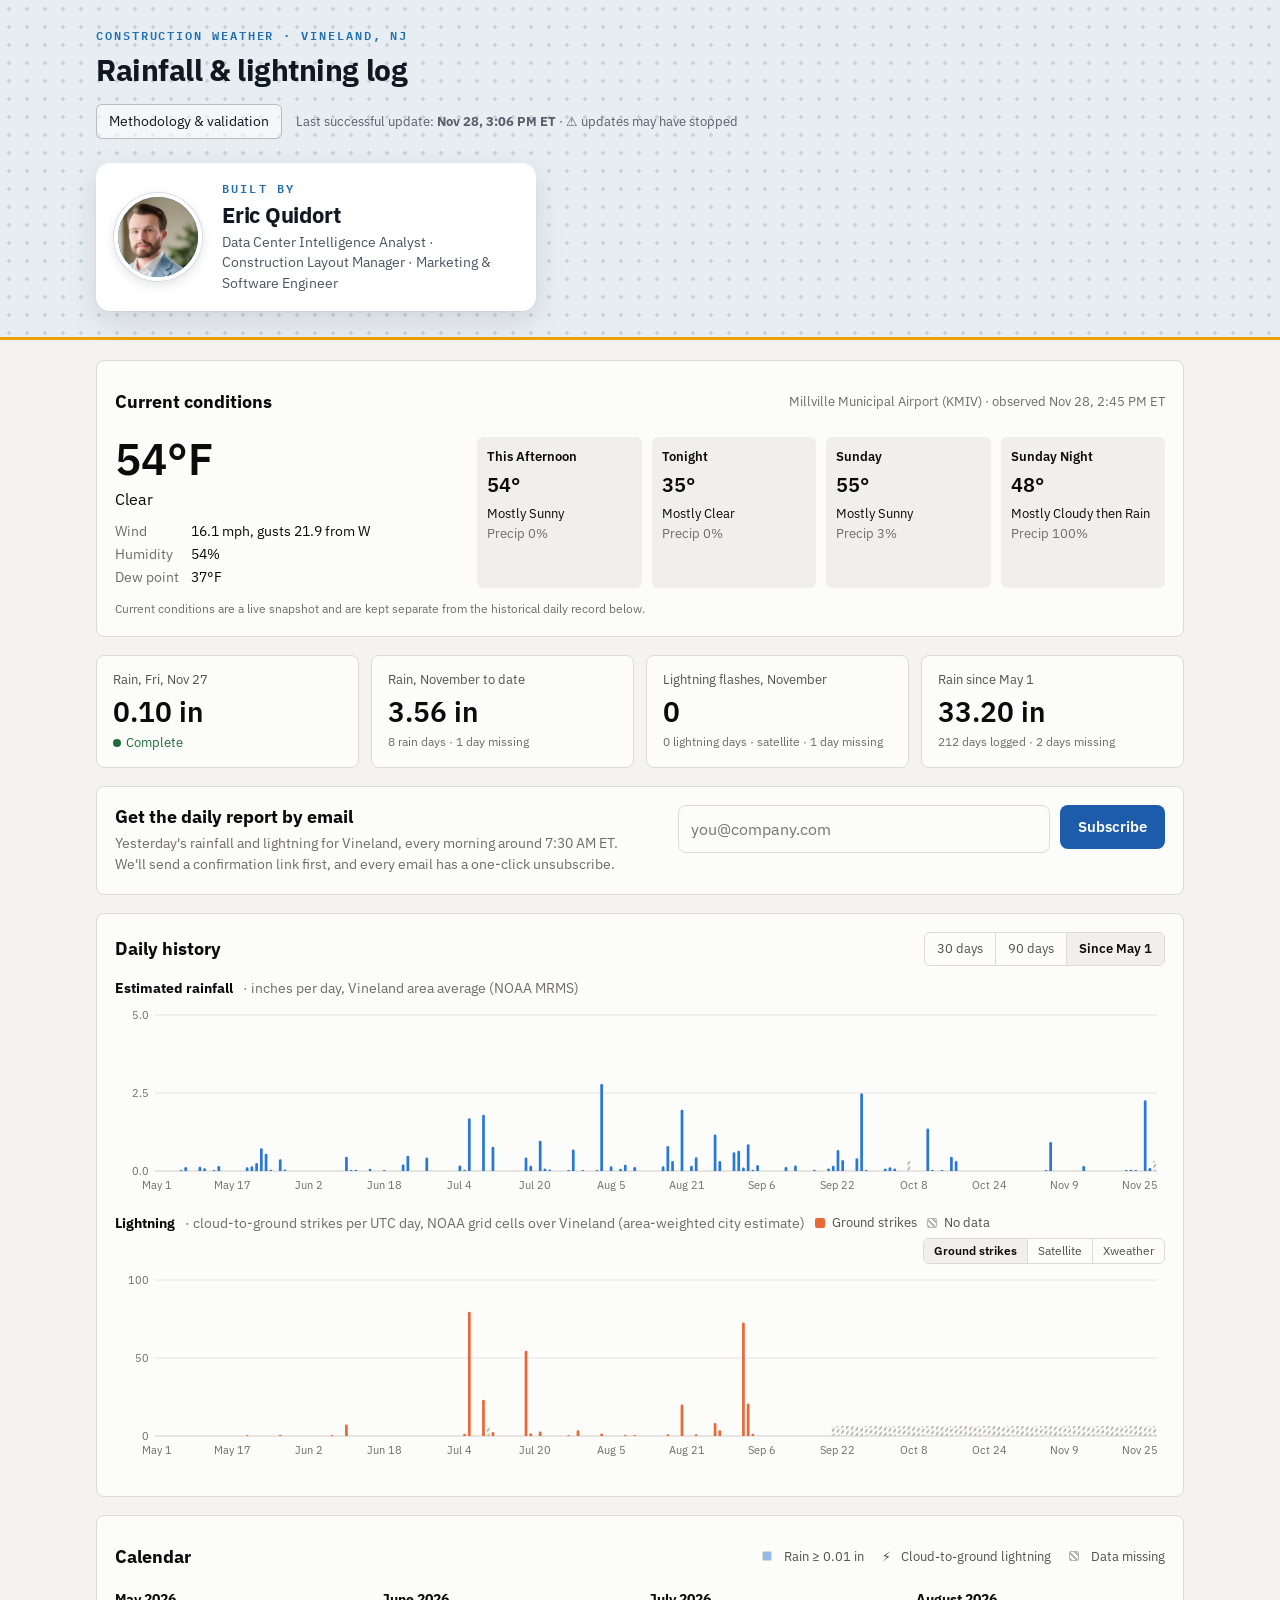
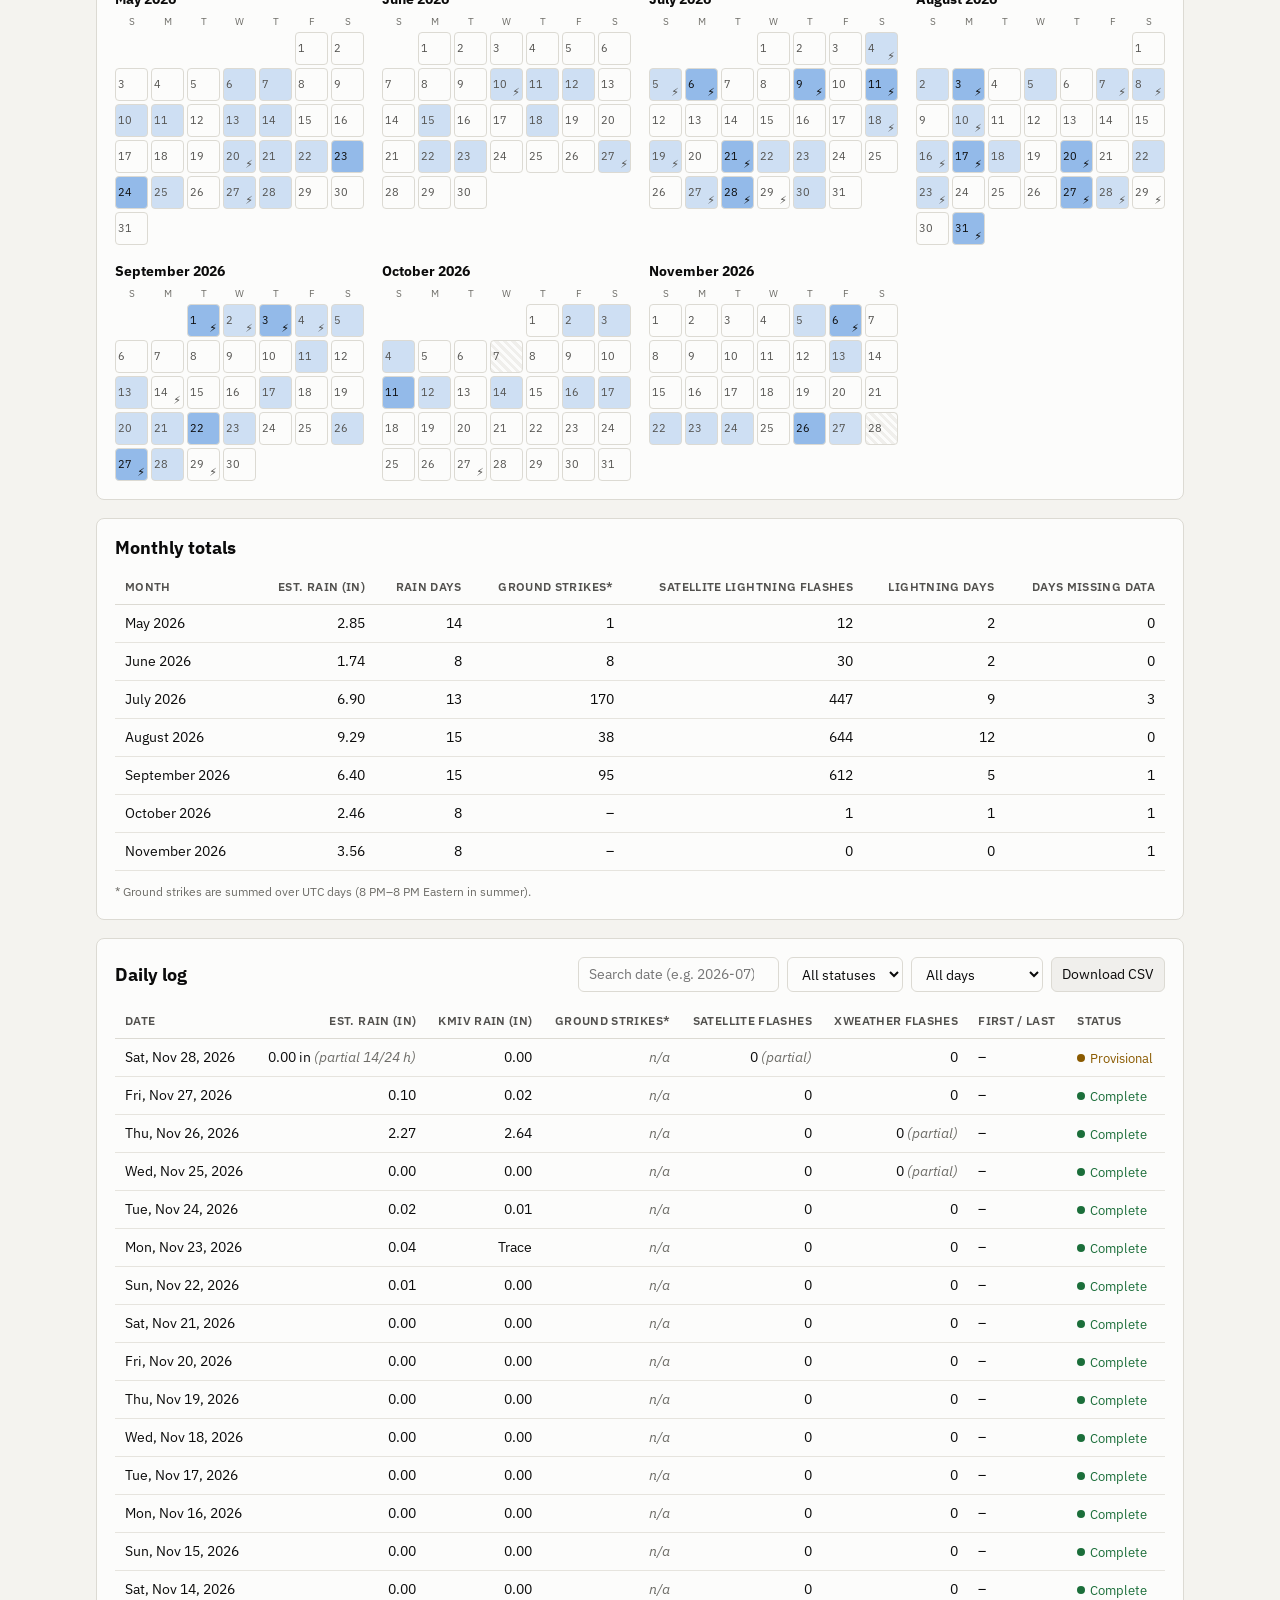
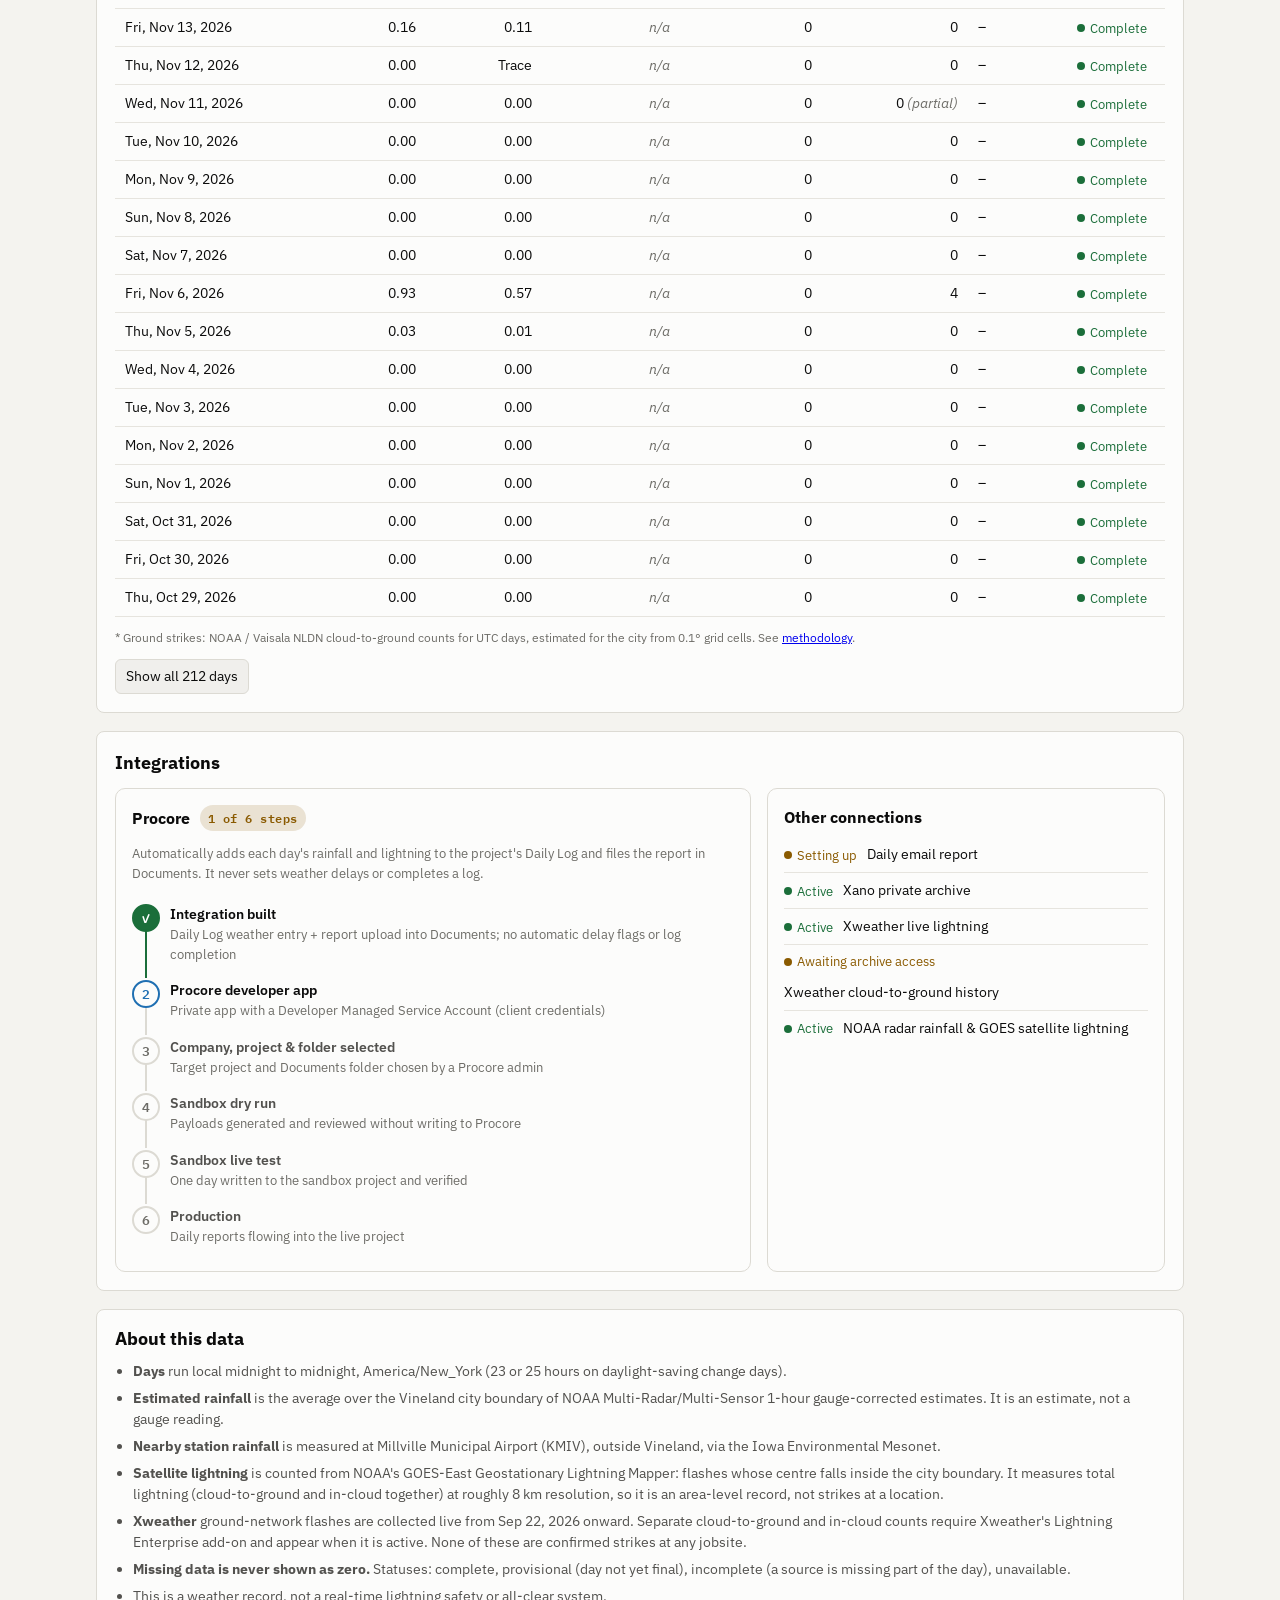
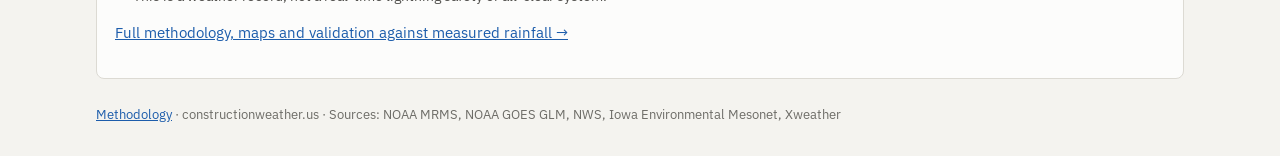
<file: site/index.html>
<!doctype html>
<html lang="en">
<head>
<meta charset="utf-8">
<meta name="viewport" content="width=device-width, initial-scale=1">
<title>Vineland Weather Log</title>
<meta name="description" content="Daily rainfall and detected lightning records for Vineland, New Jersey, since May 1, 2026.">
<link rel="icon" href="data:image/svg+xml,%3Csvg xmlns=%27http://www.w3.org/2000/svg%27 viewBox=%270 0 16 16%27%3E%3Cpath d=%27M9 1 3 9h4l-1 6 6-8H8z%27 fill=%27%23eda100%27/%3E%3C/svg%3E">
<link rel="preconnect" href="https://fonts.googleapis.com">
<link rel="preconnect" href="https://fonts.gstatic.com" crossorigin>
<link rel="stylesheet" href="https://fonts.googleapis.com/css2?family=IBM+Plex+Mono:wght@500;600&family=IBM+Plex+Sans:wght@400;500;600;700&display=swap">
<link rel="stylesheet" href="style.css?v=20260922e">
</head>
<body>
<header class="top">
  <div class="wrap top-inner">
    <div class="top-left">
      <p class="eyebrow">Construction Weather &middot; Vineland, NJ</p>
      <h1>Rainfall &amp; lightning log</h1>
      <div class="top-meta">
        <p class="freshness" id="freshness">Loading&hellip;</p>
        <a class="toplink" href="methodology.html">Methodology &amp; validation</a>
      </div>
    </div>
    <div class="builtby">
      <button type="button" class="bb-photo" id="bb-photo" aria-label="Enlarge photo of Eric Quidort" aria-haspopup="dialog">
        <span class="bb-initials" aria-hidden="true">EQ</span>
        <img src="assets/eric-quidort.jpg" alt="" width="88" height="88" onerror="this.remove()">
      </button>
      <span class="bb-text">
        <span class="bb-eyebrow">Built by</span>
        <strong class="bb-name">Eric Quidort</strong>
        <span class="bb-role">Data Center Intelligence Analyst &middot; Construction Layout Manager &middot; Marketing &amp; Software Engineer</span>
      </span>
    </div>
  </div>
</header>

<main class="wrap">
  <div id="banner" class="banner" hidden></div>

  <section aria-labelledby="now-h" class="panel">
    <div class="panel-head">
      <h2 id="now-h">Current conditions</h2>
      <p class="muted small" id="now-source"></p>
    </div>
    <div id="alerts"></div>
    <div class="now-grid">
      <div id="now-obs" class="now-obs"></div>
      <ol id="forecast" class="forecast"></ol>
    </div>
    <p class="note">Current conditions are a live snapshot and are kept separate from the historical daily record below.</p>
  </section>

  <section aria-labelledby="sum-h">
    <h2 id="sum-h" class="visually-hidden">Summary</h2>
    <div class="tiles" id="tiles"></div>
  </section>

  <section class="panel signup" aria-labelledby="signup-h">
    <div class="signup-copy">
      <h2 id="signup-h">Get the daily report by email</h2>
      <p class="muted">Yesterday's rainfall and lightning for Vineland, every morning around 7:30&nbsp;AM ET. We'll send a confirmation link first, and every email has a one-click unsubscribe.</p>
    </div>
    <form id="signup-form" class="signup-form" novalidate>
      <label class="visually-hidden" for="signup-email">Email address</label>
      <input id="signup-email" name="email" type="email" inputmode="email" autocomplete="email" placeholder="you@company.com" required>
      <div class="hp" aria-hidden="true"><label>Website <input name="website" tabindex="-1" autocomplete="off"></label></div>
      <button type="submit" class="btn-primary">Subscribe</button>
      <p id="signup-msg" class="signup-msg" role="status" aria-live="polite"></p>
    </form>
  </section>

  <section aria-labelledby="hist-h" class="panel">
    <div class="panel-head">
      <h2 id="hist-h">Daily history</h2>
      <div class="seg" role="group" aria-label="Time range" id="range">
        <button data-range="30">30 days</button>
        <button data-range="90">90 days</button>
        <button data-range="all" aria-pressed="true">Since May 1</button>
      </div>
    </div>
    <figure class="chart">
      <figcaption><strong>Estimated rainfall</strong> <span class="muted">&middot; inches per day, Vineland area average (NOAA MRMS)</span></figcaption>
      <div class="chart-box" id="rain-chart"></div>
    </figure>
    <figure class="chart">
      <figcaption>
        <strong>Lightning</strong>
        <span class="muted lt-nldn">&middot; cloud-to-ground strikes per UTC day, NOAA grid cells over Vineland (area-weighted city estimate)</span>
        <span class="muted lt-glm" hidden>&middot; satellite-detected flashes per day inside city limits (NOAA GOES; total lightning, no ground-strike split)</span>
        <span class="muted lt-x" hidden>&middot; Xweather ground network, inside city limits</span>
        <span class="legend">
          <span class="lt-nldn"><span class="key k-cg"></span> Ground strikes</span>
          <span class="lt-glm" hidden><span class="key k-glm"></span> Satellite flashes</span>
          <span class="lt-cgic" hidden><span class="key k-cg"></span> Cloud-to-ground <span class="key k-ic"></span> In-cloud</span>
          <span class="lt-live" hidden><span class="key k-cg"></span> Ground-network flashes</span>
          <span><span class="key k-na"></span> No data</span>
        </span>
        <span class="seg seg-sm" role="group" aria-label="Lightning source" id="lt-source">
          <button data-src="nldn" aria-pressed="true">Ground strikes</button>
          <button data-src="glm">Satellite</button>
          <button data-src="xweather">Xweather</button>
        </span>
      </figcaption>
      <div class="chart-box" id="lt-chart"></div>
    </figure>
    <div id="tip" class="tip" role="status" hidden></div>
  </section>

  <section aria-labelledby="cal-h" class="panel">
    <div class="panel-head">
      <h2 id="cal-h">Calendar</h2>
      <p class="legend small"><span class="dot rain"></span>Rain &ge; 0.01 in <span class="bolt">&#9889;</span>Cloud-to-ground lightning <span class="dot na"></span>Data missing</p>
    </div>
    <div id="calendar" class="calendar"></div>
  </section>

  <section aria-labelledby="month-h" class="panel">
    <h2 id="month-h">Monthly totals</h2>
    <div class="table-scroll"><table id="months" class="data"></table></div>
    <p class="note">* Ground strikes are summed over UTC days (8 PM&ndash;8 PM Eastern in summer).</p>
  </section>

  <section aria-labelledby="log-h" class="panel">
    <div class="panel-head">
      <h2 id="log-h">Daily log</h2>
      <div class="filters">
        <input type="search" id="q" placeholder="Search date (e.g. 2026-07)" aria-label="Search dates">
        <select id="status-filter" aria-label="Filter by data status">
          <option value="">All statuses</option>
          <option value="complete">Complete</option>
          <option value="provisional">Provisional</option>
          <option value="incomplete">Incomplete</option>
          <option value="unavailable">Unavailable</option>
        </select>
        <select id="wx-filter" aria-label="Filter by weather">
          <option value="">All days</option>
          <option value="rain">Rain days</option>
          <option value="lightning">Lightning days</option>
        </select>
        <a class="btn" id="csv" href="#" download="vineland-weather-log.csv">Download CSV</a>
      </div>
    </div>
    <div class="table-scroll"><table id="log" class="data"></table></div>
    <p class="note">* Ground strikes: NOAA / Vaisala NLDN cloud-to-ground counts for UTC days, estimated for the city from 0.1&deg; grid cells. See <a href="methodology.html">methodology</a>.</p>
    <button id="more" class="btn more" hidden></button>
  </section>

  <section class="panel" aria-labelledby="int-h" id="integrations">
    <div class="panel-head"><h2 id="int-h">Integrations</h2><p class="muted small" id="int-updated"></p></div>
    <div class="int-grid">
      <div class="int-card int-procore">
        <div class="int-title"><strong>Procore</strong> <span class="int-badge" id="procore-badge"></span></div>
        <p class="muted small">Automatically adds each day's rainfall and lightning to the project's Daily Log and files the report in Documents. It never sets weather delays or completes a log.</p>
        <ol class="stepper" id="procore-steps"></ol>
      </div>
      <div class="int-card">
        <div class="int-title"><strong>Other connections</strong></div>
        <ul class="int-list" id="int-list"></ul>
      </div>
    </div>
  </section>

  <section class="panel about" aria-labelledby="about-h">
    <h2 id="about-h">About this data</h2>
    <ul>
      <li><strong>Days</strong> run local midnight to midnight, America/New_York (23 or 25 hours on daylight-saving change days).</li>
      <li><strong>Estimated rainfall</strong> is the average over the Vineland city boundary of NOAA Multi-Radar/Multi-Sensor 1-hour gauge-corrected estimates. It is an estimate, not a gauge reading.</li>
      <li><strong>Nearby station rainfall</strong> is measured at Millville Municipal Airport (KMIV), outside Vineland, via the Iowa Environmental Mesonet.</li>
      <li><strong>Satellite lightning</strong> is counted from NOAA's GOES-East Geostationary Lightning Mapper: flashes whose centre falls inside the city boundary. It measures total lightning (cloud-to-ground and in-cloud together) at roughly 8 km resolution, so it is an area-level record, not strikes at a location.</li>
      <li><strong>Xweather</strong> ground-network flashes are collected live from Sep 22, 2026 onward. Separate cloud-to-ground and in-cloud counts require Xweather's Lightning Enterprise add-on and appear when it is active. None of these are confirmed strikes at any jobsite.</li>
      <li><strong>Missing data is never shown as zero.</strong> Statuses: complete, provisional (day not yet final), incomplete (a source is missing part of the day), unavailable.</li>
      <li>This is a weather record, not a real-time lightning safety or all-clear system.</li>
    </ul>
    <p><a href="methodology.html">Full methodology, maps and validation against measured rainfall &rarr;</a></p>
  </section>
</main>

<dialog id="detail" aria-labelledby="detail-h">
  <form method="dialog"><button class="close" aria-label="Close">&times;</button></form>
  <div id="detail-body"></div>
</dialog>

<footer class="wrap foot muted small"><a href="methodology.html">Methodology</a> &middot; constructionweather.us &middot; Sources: NOAA MRMS, NOAA GOES GLM, NWS, Iowa Environmental Mesonet, Xweather</footer>
<script src="app.js?v=20260922e"></script>

<dialog id="photo-viewer" class="photo-viewer" aria-label="Eric Quidort">
  <form method="dialog"><button class="close" aria-label="Close">&times;</button></form>
  <img src="assets/eric-quidort.jpg" alt="Eric Quidort" width="800" height="800">
  <p class="pv-caption"><strong>Eric Quidort</strong><br>Data Center Intelligence Analyst &middot; Construction Layout Manager &middot; Marketing &amp; Software Engineer</p>
</dialog>
<script>
(function () {
  var btn = document.getElementById("bb-photo"), dlg = document.getElementById("photo-viewer");
  if (!btn || !dlg) return;
  btn.addEventListener("click", function () { dlg.showModal(); });
  dlg.addEventListener("click", function (e) { if (e.target === dlg) dlg.close(); }); // click outside the photo closes
})();
</script>
</body>
</html>
</file>
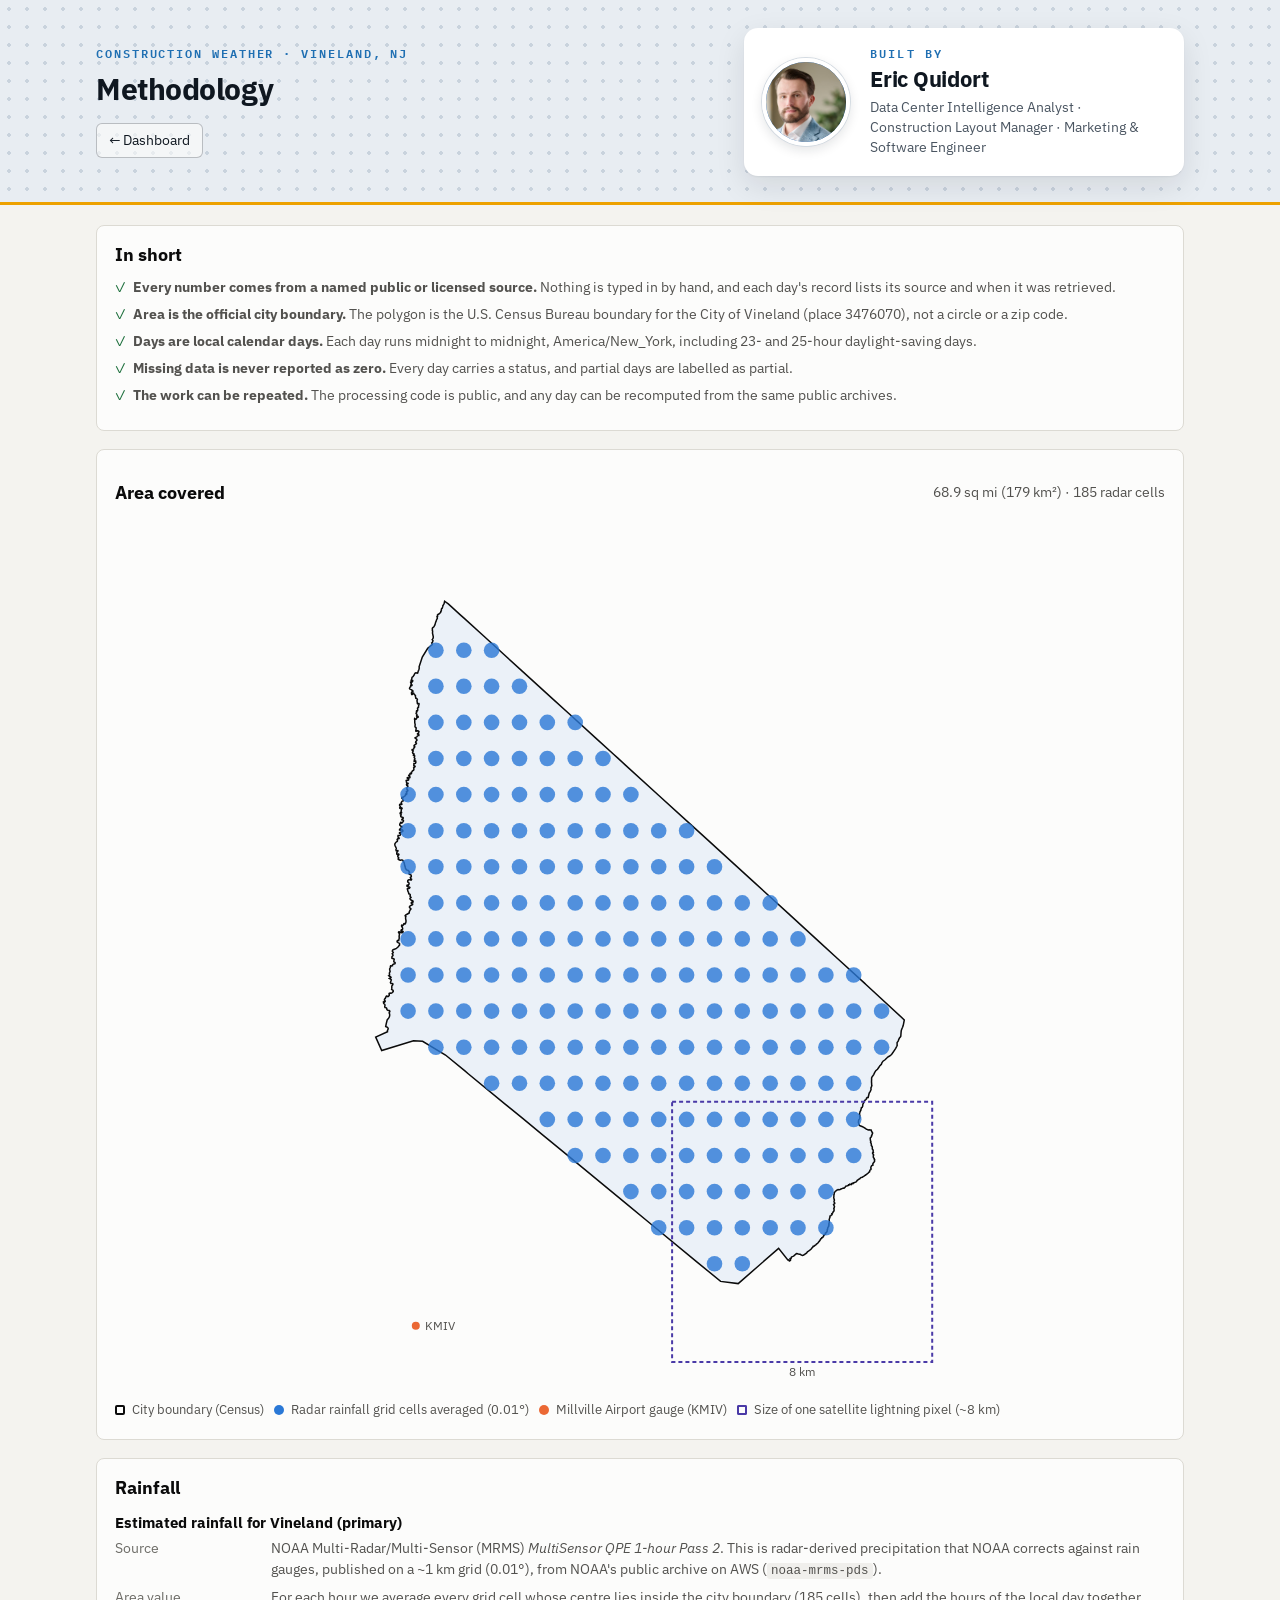
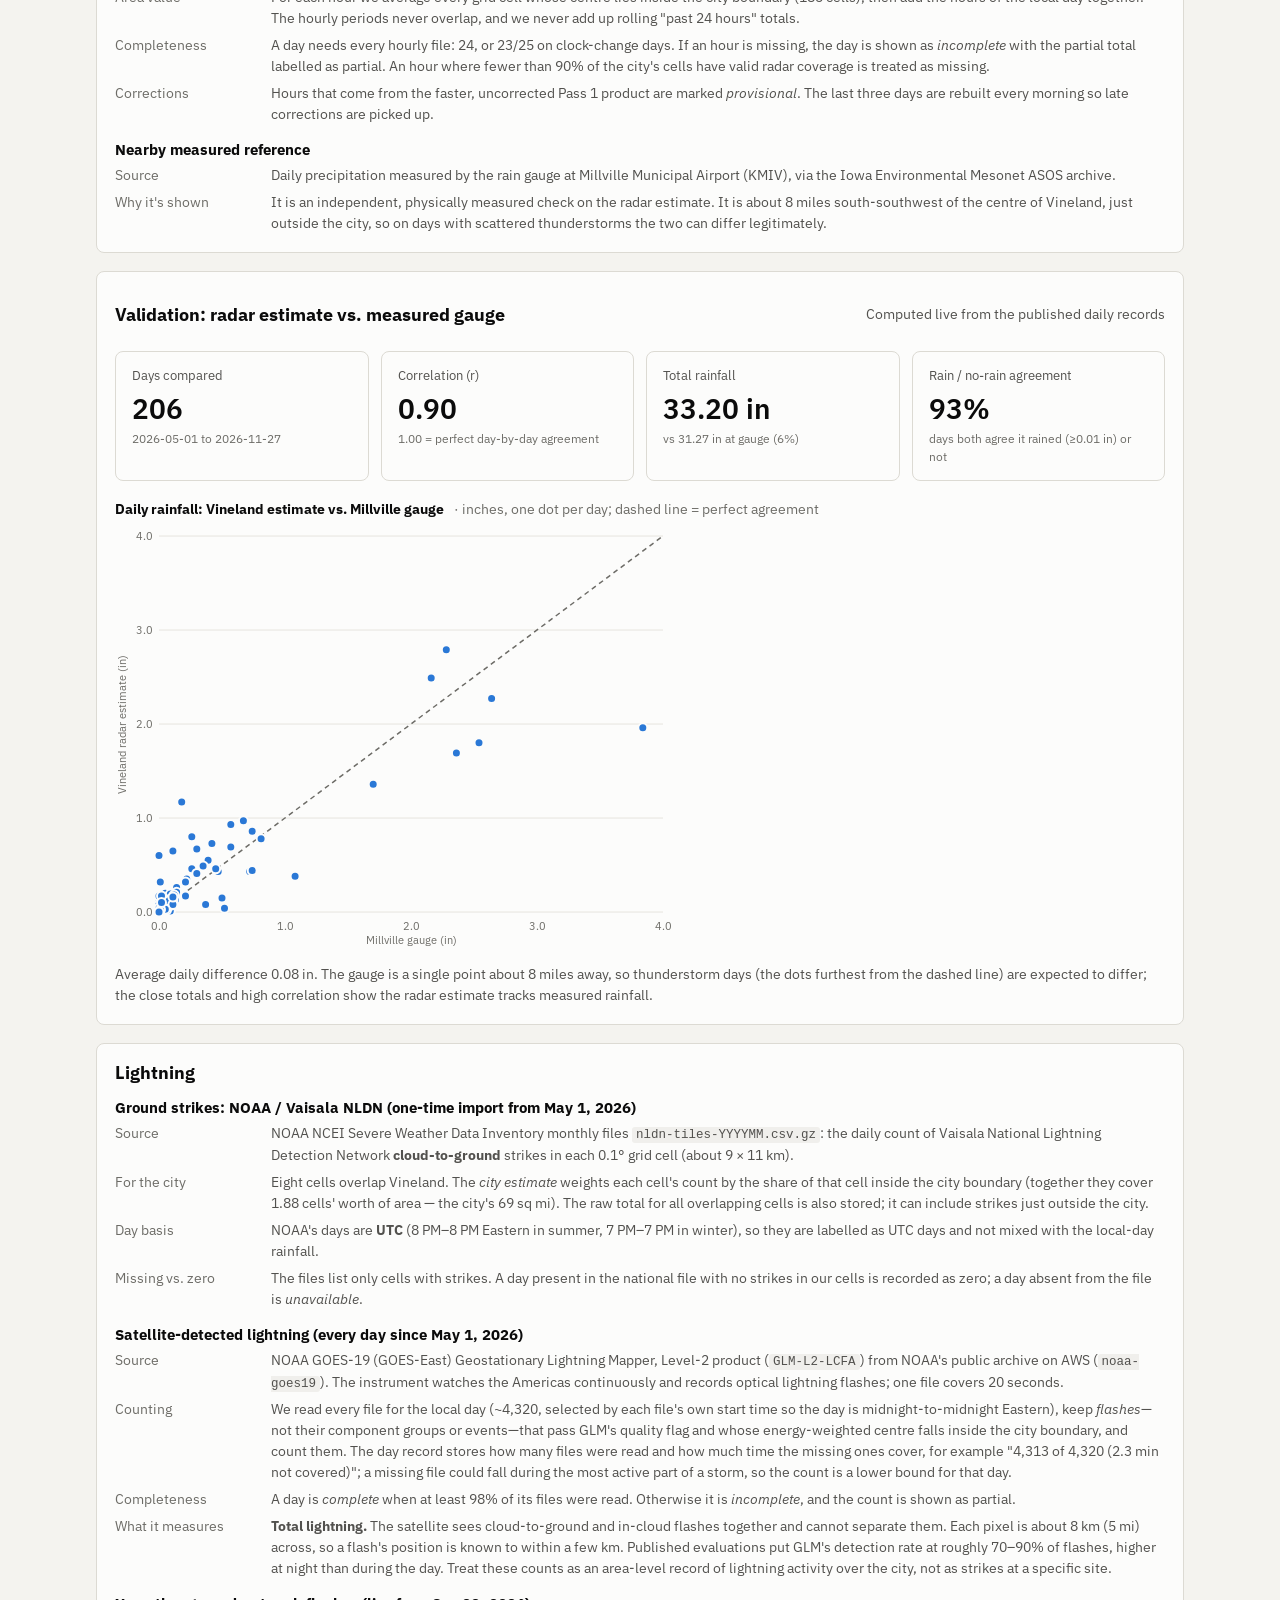
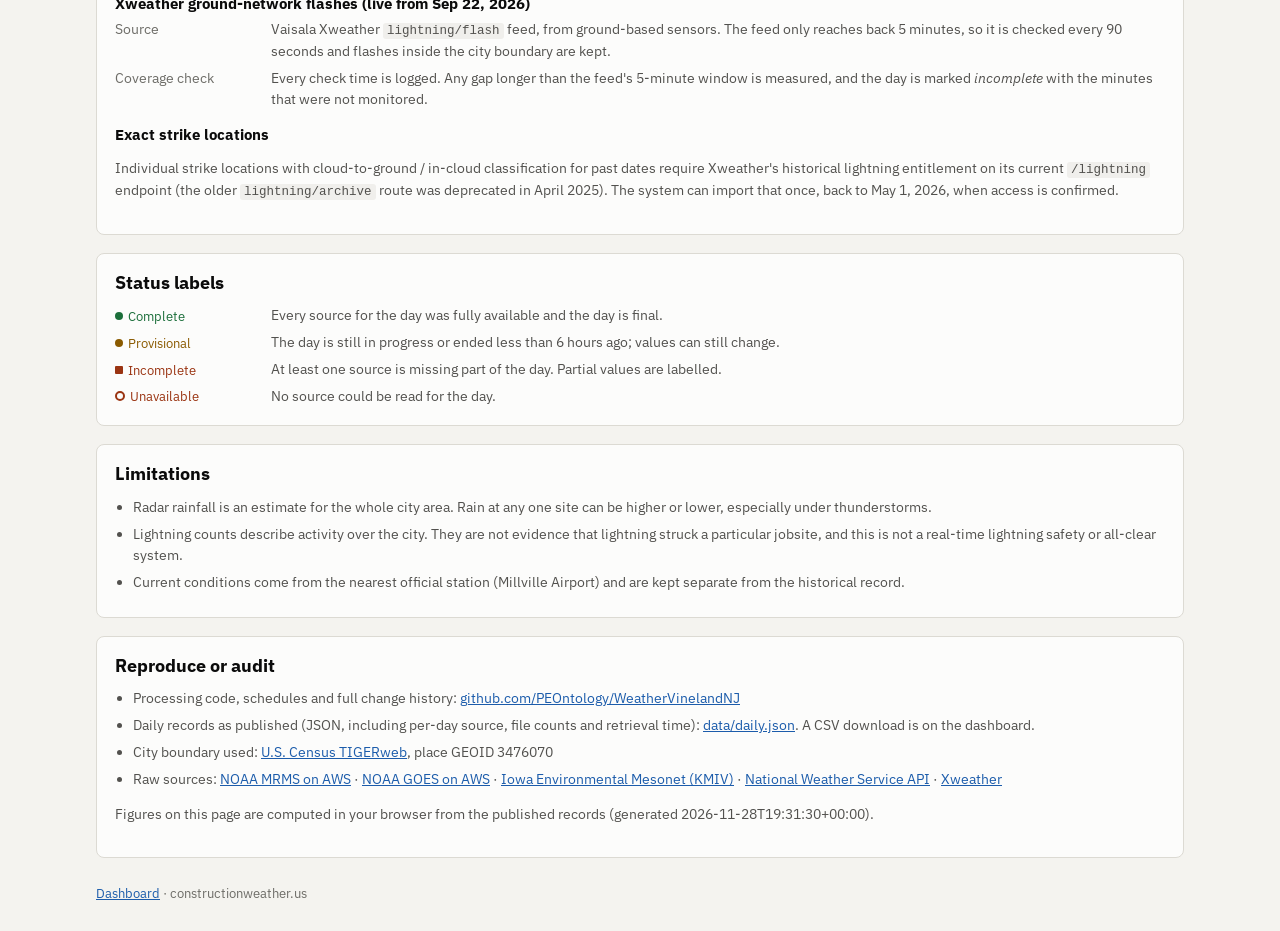
<file: site/methodology.html>
<!doctype html>
<html lang="en">
<head>
<meta charset="utf-8">
<meta name="viewport" content="width=device-width, initial-scale=1">
<title>Weather Log Methodology</title>
<meta name="description" content="How the Vineland, NJ rainfall and lightning records are produced, checked and validated.">
<link rel="icon" href="data:image/svg+xml,%3Csvg xmlns=%27http://www.w3.org/2000/svg%27 viewBox=%270 0 16 16%27%3E%3Cpath d=%27M9 1 3 9h4l-1 6 6-8H8z%27 fill=%27%23eda100%27/%3E%3C/svg%3E">
<link rel="preconnect" href="https://fonts.googleapis.com">
<link rel="preconnect" href="https://fonts.gstatic.com" crossorigin>
<link rel="stylesheet" href="https://fonts.googleapis.com/css2?family=IBM+Plex+Mono:wght@500;600&family=IBM+Plex+Sans:wght@400;500;600;700&display=swap">
<link rel="stylesheet" href="style.css?v=20260922e">
</head>
<body>
<header class="top">
  <div class="wrap top-inner">
    <div class="top-left">
      <p class="eyebrow">Construction Weather &middot; Vineland, NJ</p>
      <h1>Methodology</h1>
      <nav class="topnav top-meta"><a href="./">&larr; Dashboard</a></nav>
    </div>
    <div class="builtby">
      <button type="button" class="bb-photo" id="bb-photo" aria-label="Enlarge photo of Eric Quidort" aria-haspopup="dialog">
        <span class="bb-initials" aria-hidden="true">EQ</span>
        <img src="assets/eric-quidort.jpg" alt="" width="88" height="88" onerror="this.remove()">
      </button>
      <span class="bb-text">
        <span class="bb-eyebrow">Built by</span>
        <strong class="bb-name">Eric Quidort</strong>
        <span class="bb-role">Data Center Intelligence Analyst &middot; Construction Layout Manager &middot; Marketing &amp; Software Engineer</span>
      </span>
    </div>
  </div>
</header>

<main class="wrap doc">
  <section class="panel">
    <h2>In short</h2>
    <ul class="checks">
      <li><strong>Every number comes from a named public or licensed source.</strong> Nothing is typed in by hand, and each day's record lists its source and when it was retrieved.</li>
      <li><strong>Area is the official city boundary.</strong> The polygon is the U.S. Census Bureau boundary for the City of Vineland (place 3476070), not a circle or a zip code.</li>
      <li><strong>Days are local calendar days.</strong> Each day runs midnight to midnight, America/New_York, including 23- and 25-hour daylight-saving days.</li>
      <li><strong>Missing data is never reported as zero.</strong> Every day carries a status, and partial days are labelled as partial.</li>
      <li><strong>The work can be repeated.</strong> The processing code is public, and any day can be recomputed from the same public archives.</li>
    </ul>
  </section>

  <section class="panel">
    <div class="panel-head"><h2>Area covered</h2><p class="muted small" id="area-stats"></p></div>
    <figure class="map-fig">
      <div id="map" class="map" role="img" aria-label="Map of the Vineland city boundary with the radar grid cells used for rainfall and the Millville reference station"></div>
      <figcaption class="legend small">
        <span><span class="key k-bound"></span> City boundary (Census)</span>
        <span><span class="key k-cell"></span> Radar rainfall grid cells averaged (0.01&deg;)</span>
        <span><span class="key k-stn"></span> Millville Airport gauge (KMIV)</span>
        <span><span class="key k-glmbox"></span> Size of one satellite lightning pixel (~8 km)</span>
      </figcaption>
    </figure>
  </section>

  <section class="panel">
    <h2>Rainfall</h2>
    <h3>Estimated rainfall for Vineland (primary)</h3>
    <dl class="spec">
      <dt>Source</dt><dd>NOAA Multi-Radar/Multi-Sensor (MRMS) <em>MultiSensor QPE 1-hour Pass 2</em>. This is radar-derived precipitation that NOAA corrects against rain gauges, published on a ~1 km grid (0.01&deg;), from NOAA's public archive on AWS (<code>noaa-mrms-pds</code>).</dd>
      <dt>Area value</dt><dd>For each hour we average every grid cell whose centre lies inside the city boundary (<span data-fill="cells">185</span> cells), then add the hours of the local day together. The hourly periods never overlap, and we never add up rolling "past 24 hours" totals.</dd>
      <dt>Completeness</dt><dd>A day needs every hourly file: 24, or 23/25 on clock-change days. If an hour is missing, the day is shown as <em>incomplete</em> with the partial total labelled as partial. An hour where fewer than 90% of the city's cells have valid radar coverage is treated as missing.</dd>
      <dt>Corrections</dt><dd>Hours that come from the faster, uncorrected Pass 1 product are marked <em>provisional</em>. The last three days are rebuilt every morning so late corrections are picked up.</dd>
    </dl>
    <h3>Nearby measured reference</h3>
    <dl class="spec">
      <dt>Source</dt><dd>Daily precipitation measured by the rain gauge at Millville Municipal Airport (KMIV), via the Iowa Environmental Mesonet ASOS archive.</dd>
      <dt>Why it's shown</dt><dd>It is an independent, physically measured check on the radar estimate. It is about 8 miles south-southwest of the centre of Vineland, just outside the city, so on days with scattered thunderstorms the two can differ legitimately.</dd>
    </dl>
  </section>

  <section class="panel">
    <div class="panel-head"><h2>Validation: radar estimate vs. measured gauge</h2><p class="muted small">Computed live from the published daily records</p></div>
    <div class="tiles" id="val-tiles"></div>
    <figure class="chart">
      <figcaption><strong>Daily rainfall: Vineland estimate vs. Millville gauge</strong> <span class="muted">&middot; inches, one dot per day; dashed line = perfect agreement</span></figcaption>
      <div class="chart-box" id="scatter"></div>
    </figure>
    <p class="note" id="val-note"></p>
    <div id="tip" class="tip" role="status" hidden></div>
  </section>

  <section class="panel">
    <h2>Lightning</h2>
    <h3>Ground strikes: NOAA / Vaisala NLDN (one-time import from May 1, 2026)</h3>
    <dl class="spec">
      <dt>Source</dt><dd>NOAA NCEI Severe Weather Data Inventory monthly files <code>nldn-tiles-YYYYMM.csv.gz</code>: the daily count of Vaisala National Lightning Detection Network <strong>cloud-to-ground</strong> strikes in each 0.1&deg; grid cell (about 9 &times; 11 km).</dd>
      <dt>For the city</dt><dd>Eight cells overlap Vineland. The <em>city estimate</em> weights each cell's count by the share of that cell inside the city boundary (together they cover 1.88 cells' worth of area &mdash; the city's 69 sq mi). The raw total for all overlapping cells is also stored; it can include strikes just outside the city.</dd>
      <dt>Day basis</dt><dd>NOAA's days are <strong>UTC</strong> (8 PM&ndash;8 PM Eastern in summer, 7 PM&ndash;7 PM in winter), so they are labelled as UTC days and not mixed with the local-day rainfall.</dd>
      <dt>Missing vs. zero</dt><dd>The files list only cells with strikes. A day present in the national file with no strikes in our cells is recorded as zero; a day absent from the file is <em>unavailable</em>.</dd>
    </dl>
    <h3>Satellite-detected lightning (every day since May 1, 2026)</h3>
    <dl class="spec">
      <dt>Source</dt><dd>NOAA GOES-19 (GOES-East) Geostationary Lightning Mapper, Level-2 product (<code>GLM-L2-LCFA</code>) from NOAA's public archive on AWS (<code>noaa-goes19</code>). The instrument watches the Americas continuously and records optical lightning flashes; one file covers 20 seconds.</dd>
      <dt>Counting</dt><dd>We read every file for the local day (~4,320, selected by each file's own start time so the day is midnight-to-midnight Eastern), keep <em>flashes</em>&mdash;not their component groups or events&mdash;that pass GLM's quality flag and whose energy-weighted centre falls inside the city boundary, and count them. The day record stores how many files were read and how much time the missing ones cover, for example "4,313 of 4,320 (2.3 min not covered)"; a missing file could fall during the most active part of a storm, so the count is a lower bound for that day.</dd>
      <dt>Completeness</dt><dd>A day is <em>complete</em> when at least 98% of its files were read. Otherwise it is <em>incomplete</em>, and the count is shown as partial.</dd>
      <dt>What it measures</dt><dd><strong>Total lightning.</strong> The satellite sees cloud-to-ground and in-cloud flashes together and cannot separate them. Each pixel is about 8 km (5 mi) across, so a flash's position is known to within a few km. Published evaluations put GLM's detection rate at roughly 70&ndash;90% of flashes, higher at night than during the day. Treat these counts as an area-level record of lightning activity over the city, not as strikes at a specific site.</dd>
    </dl>
    <h3>Xweather ground-network flashes (live from Sep 22, 2026)</h3>
    <dl class="spec">
      <dt>Source</dt><dd>Vaisala Xweather <code>lightning/flash</code> feed, from ground-based sensors. The feed only reaches back 5 minutes, so it is checked every 90 seconds and flashes inside the city boundary are kept.</dd>
      <dt>Coverage check</dt><dd>Every check time is logged. Any gap longer than the feed's 5-minute window is measured, and the day is marked <em>incomplete</em> with the minutes that were not monitored.</dd>
    </dl>
    <h3>Exact strike locations</h3>
    <p>Individual strike locations with cloud-to-ground / in-cloud classification for past dates require Xweather's historical lightning entitlement on its current <code>/lightning</code> endpoint (the older <code>lightning/archive</code> route was deprecated in April 2025). The system can import that once, back to May 1, 2026, when access is confirmed.</p>
  </section>

  <section class="panel">
    <h2>Status labels</h2>
    <dl class="spec">
      <dt><span class="st complete">Complete</span></dt><dd>Every source for the day was fully available and the day is final.</dd>
      <dt><span class="st provisional">Provisional</span></dt><dd>The day is still in progress or ended less than 6 hours ago; values can still change.</dd>
      <dt><span class="st incomplete">Incomplete</span></dt><dd>At least one source is missing part of the day. Partial values are labelled.</dd>
      <dt><span class="st unavailable">Unavailable</span></dt><dd>No source could be read for the day.</dd>
    </dl>
  </section>

  <section class="panel">
    <h2>Limitations</h2>
    <ul>
      <li>Radar rainfall is an estimate for the whole city area. Rain at any one site can be higher or lower, especially under thunderstorms.</li>
      <li>Lightning counts describe activity over the city. They are not evidence that lightning struck a particular jobsite, and this is not a real-time lightning safety or all-clear system.</li>
      <li>Current conditions come from the nearest official station (Millville Airport) and are kept separate from the historical record.</li>
    </ul>
  </section>

  <section class="panel">
    <h2>Reproduce or audit</h2>
    <ul>
      <li>Processing code, schedules and full change history: <a href="https://github.com/PEOntology/WeatherVinelandNJ">github.com/PEOntology/WeatherVinelandNJ</a></li>
      <li>Daily records as published (JSON, including per-day source, file counts and retrieval time): <a href="data/daily.json">data/daily.json</a>. A CSV download is on the dashboard.</li>
      <li>City boundary used: <a href="https://tigerweb.geo.census.gov/">U.S. Census TIGERweb</a>, place GEOID 3476070</li>
      <li>Raw sources: <a href="https://registry.opendata.aws/noaa-mrms-pds/">NOAA MRMS on AWS</a> &middot; <a href="https://registry.opendata.aws/noaa-goes/">NOAA GOES on AWS</a> &middot; <a href="https://mesonet.agron.iastate.edu/request/download.phtml?network=NJ_ASOS">Iowa Environmental Mesonet (KMIV)</a> &middot; <a href="https://www.weather.gov/documentation/services-web-api">National Weather Service API</a> &middot; <a href="https://www.xweather.com/docs/weather-api/endpoints/lightning-flash">Xweather</a></li>
    </ul>
    <p class="muted small" id="gen"></p>
  </section>
</main>
<footer class="wrap foot muted small"><a href="./">Dashboard</a> &middot; constructionweather.us</footer>
<script src="methodology.js?v=20260922e"></script>

<dialog id="photo-viewer" class="photo-viewer" aria-label="Eric Quidort">
  <form method="dialog"><button class="close" aria-label="Close">&times;</button></form>
  <img src="assets/eric-quidort.jpg" alt="Eric Quidort" width="800" height="800">
  <p class="pv-caption"><strong>Eric Quidort</strong><br>Data Center Intelligence Analyst &middot; Construction Layout Manager &middot; Marketing &amp; Software Engineer</p>
</dialog>
<script>
(function () {
  var btn = document.getElementById("bb-photo"), dlg = document.getElementById("photo-viewer");
  if (!btn || !dlg) return;
  btn.addEventListener("click", function () { dlg.showModal(); });
  dlg.addEventListener("click", function (e) { if (e.target === dlg) dlg.close(); }); // click outside the photo closes
})();
</script>
</body>
</html>
</file>
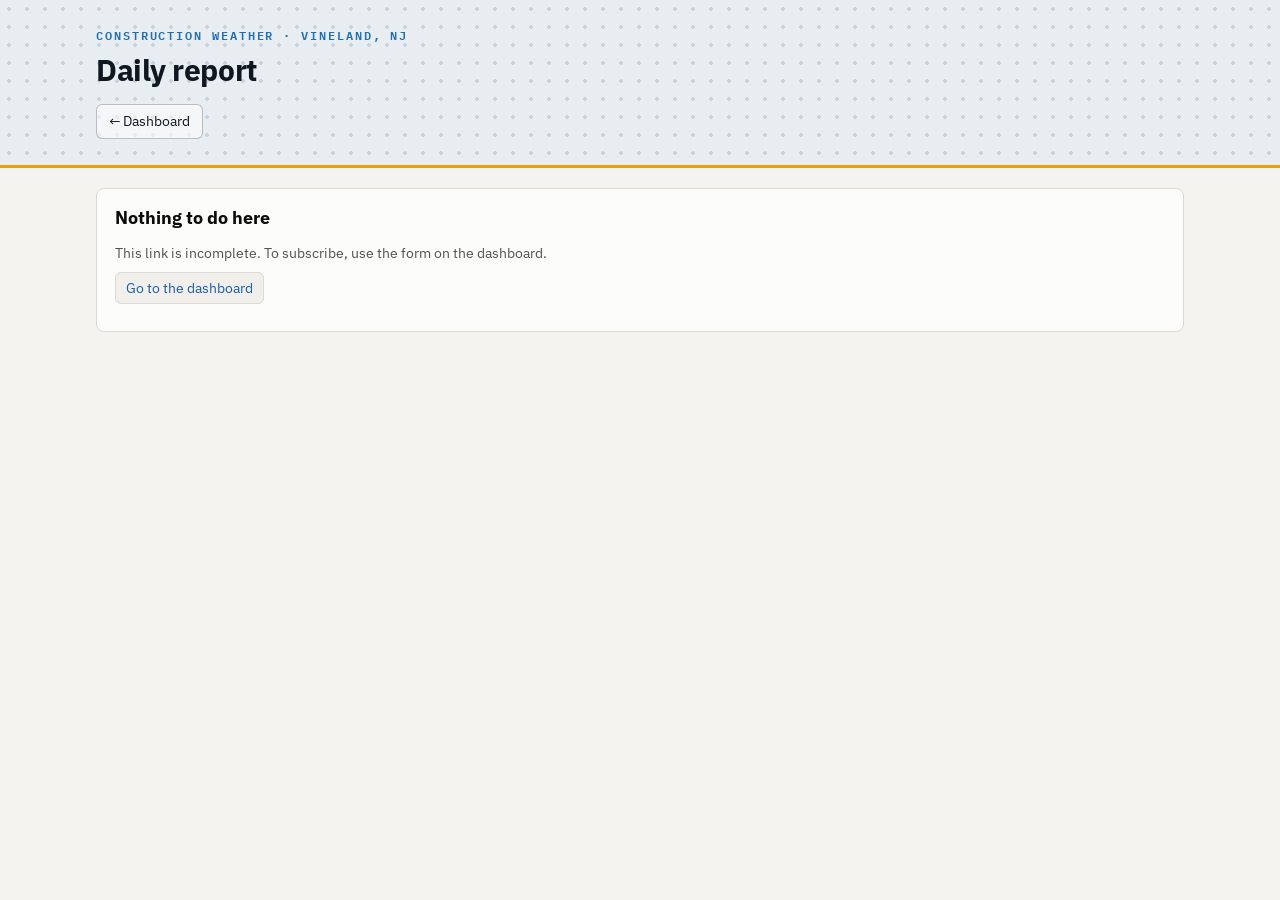
<file: site/subscribe.html>
<!doctype html>
<html lang="en">
<head>
<meta charset="utf-8">
<meta name="viewport" content="width=device-width, initial-scale=1">
<title>Daily Report Subscription</title>
<meta name="robots" content="noindex">
<link rel="icon" href="data:image/svg+xml,%3Csvg xmlns=%27http://www.w3.org/2000/svg%27 viewBox=%270 0 16 16%27%3E%3Cpath d=%27M9 1 3 9h4l-1 6 6-8H8z%27 fill=%27%23eda100%27/%3E%3C/svg%3E">
<link rel="preconnect" href="https://fonts.googleapis.com">
<link rel="preconnect" href="https://fonts.gstatic.com" crossorigin>
<link rel="stylesheet" href="https://fonts.googleapis.com/css2?family=IBM+Plex+Mono:wght@500;600&family=IBM+Plex+Sans:wght@400;500;600;700&display=swap">
<link rel="stylesheet" href="style.css?v=20260922d">
</head>
<body>
<header class="top">
  <div class="wrap top-inner">
    <div class="top-left">
      <p class="eyebrow">Construction Weather &middot; Vineland, NJ</p>
      <h1>Daily report</h1>
      <nav class="topnav top-meta"><a href="./">&larr; Dashboard</a></nav>
    </div>
  </div>
</header>
<main class="wrap doc">
  <section class="panel sub-result">
    <h2 id="sub-title">One moment&hellip;</h2>
    <p id="sub-body" class="muted"></p>
    <p><a class="btn" href="./">Go to the dashboard</a></p>
  </section>
</main>
<script>
(async function () {
  const q = new URLSearchParams(location.search);
  const token = q.get("confirm") || q.get("unsubscribe");
  const action = q.get("confirm") ? "confirm" : q.get("unsubscribe") ? "unsubscribe" : null;
  const title = document.getElementById("sub-title"), body = document.getElementById("sub-body");
  if (!action || !/^[\w-]{16,}$/.test(token || "")) {
    title.textContent = "Nothing to do here";
    body.textContent = "This link is incomplete. To subscribe, use the form on the dashboard.";
    return;
  }
  try {
    const cfg = await (await fetch("data/public_config.json?v=" + Date.now(), { cache: "no-store" })).json();
    const r = await fetch(cfg.subscribe_url, { method: "POST", headers: { "Content-Type": "application/json" },
      body: JSON.stringify({ action, token }) });
    if (!r.ok) throw new Error(r.status);
    history.replaceState(null, "", location.pathname);
    if (action === "confirm") {
      title.textContent = "You're subscribed";
      body.textContent = "Thanks for confirming. The daily Vineland rainfall and lightning report will arrive each morning around 7:30 AM ET, starting with the next report.";
    } else {
      title.textContent = "You've been unsubscribed";
      body.textContent = "You won't receive the daily report any more. You can sign up again from the dashboard at any time.";
    }
  } catch (e) {
    title.textContent = "Something went wrong";
    body.textContent = "We couldn't record that just now. Please try the link again in a minute.";
  }
})();
</script>
</body>
</html>
</file>
<file: site/style.css>
:root {
  color-scheme: light;
  --bg: #f4f3ef;
  --surface: #fcfcfb;
  --surface-2: #f0efec;
  --border: #dcdad3;
  --text: #0b0b0b;
  --text-2: #52514e;
  --muted: #6d6c67;
  --accent: #1c5cab;
  --rain: #2a78d6;
  --cg: #eb6834;
  --ic: #1baf7a;
  --glm: #4a3aa7;
  --na: #b9b7b0;
  --grid: #e6e4de;
  --good: #1b6e3a;
  --warn: #8a5a00;
  --bad: #9a3412;
  --header: #1d1f1c;
  --header-text: #f4f3ef;
  --hazard: #eda100;
}
@media (prefers-color-scheme: dark) {
  :root:not([data-theme="light"]) {
    color-scheme: dark;
    --bg: #111110;
    --surface: #1a1a19;
    --surface-2: #242422;
    --border: #383835;
    --text: #ffffff;
    --text-2: #c3c2b7;
    --muted: #9d9c93;
    --accent: #6da7ec;
    --rain: #3987e5;
    --cg: #d95926;
    --ic: #199e70;
    --glm: #9085e9;
    --na: #5a5955;
    --grid: #2c2c2a;
    --good: #5cc98a;
    --warn: #e0a93a;
    --bad: #f08a6a;
    --header: #0a0a09;
    --header-text: #f4f3ef;
    --hazard: #c98500;
  }
}
:root[data-theme="dark"] {
  color-scheme: dark;
  --bg: #111110; --surface: #1a1a19; --surface-2: #242422; --border: #383835;
  --text: #ffffff; --text-2: #c3c2b7; --muted: #9d9c93; --accent: #6da7ec;
  --rain: #3987e5; --cg: #d95926; --ic: #199e70; --glm: #9085e9; --na: #5a5955; --grid: #2c2c2a;
  --good: #5cc98a; --warn: #e0a93a; --bad: #f08a6a; --header: #0a0a09; --header-text: #f4f3ef; --hazard: #c98500;
}

* { box-sizing: border-box; }
html { -webkit-text-size-adjust: 100%; }
body {
  margin: 0;
  background: var(--bg);
  color: var(--text);
  font: 15px/1.5 "IBM Plex Sans", system-ui, -apple-system, "Segoe UI", Roboto, Helvetica, Arial, sans-serif;
  font-variant-numeric: tabular-nums;
}
.wrap { max-width: 1120px; margin: 0 auto; padding: 0 16px; }
h1, h2, h3 { line-height: 1.2; margin: 0; }
h1 { font-size: 26px; letter-spacing: -0.01em; }
h2 { font-size: 18px; }
.muted { color: var(--muted); }
.small { font-size: 13px; }
.visually-hidden { position: absolute; width: 1px; height: 1px; overflow: hidden; clip: rect(0 0 0 0); }

.top {
  background: var(--header);
  color: var(--header-text);
  border-bottom: 4px solid var(--hazard);
  padding: 20px 0 18px;
  margin-bottom: 20px;
}
.top-inner { display: flex; justify-content: space-between; align-items: end; gap: 16px; flex-wrap: wrap; }
.eyebrow { margin: 0 0 4px; font-size: 12px; text-transform: uppercase; letter-spacing: 0.08em; opacity: 0.75; }
.freshness { margin: 0; font-size: 13px; opacity: 0.85; }

.banner { border: 1px solid var(--warn); background: var(--surface); color: var(--text); padding: 10px 14px; border-radius: 6px; margin-bottom: 16px; font-size: 14px; }

.panel { background: var(--surface); border: 1px solid var(--border); border-radius: 8px; padding: 18px; margin-bottom: 18px; }
.panel-head { display: flex; justify-content: space-between; align-items: center; gap: 12px; flex-wrap: wrap; margin-bottom: 12px; }
.panel > h2 { margin-bottom: 12px; }
.note { font-size: 12px; color: var(--muted); margin: 12px 0 0; }

.now-grid { display: grid; grid-template-columns: minmax(0, 1fr) minmax(0, 2fr); gap: 18px; }
.now-obs .temp { font-size: 44px; font-weight: 600; line-height: 1; }
.now-obs .desc { font-size: 16px; margin: 6px 0 10px; }
.now-obs dl { display: grid; grid-template-columns: auto 1fr; gap: 2px 12px; margin: 0; font-size: 14px; }
.now-obs dt { color: var(--muted); }
.now-obs dd { margin: 0; }
.forecast { list-style: none; margin: 0; padding: 0; display: grid; grid-template-columns: repeat(4, minmax(0, 1fr)); gap: 10px; }
.forecast li { background: var(--surface-2); border-radius: 6px; padding: 10px; font-size: 13px; }
.forecast .fname { font-weight: 600; font-size: 13px; }
.forecast .ftemp { font-size: 20px; font-weight: 600; margin: 4px 0; }
.alert { border-left: 4px solid var(--bad); background: var(--surface-2); padding: 8px 12px; margin-bottom: 12px; font-size: 14px; border-radius: 0 6px 6px 0; }

.tiles { display: grid; grid-template-columns: repeat(4, minmax(0, 1fr)); gap: 12px; margin-bottom: 18px; }
.tile { background: var(--surface); border: 1px solid var(--border); border-radius: 8px; padding: 14px 16px; }
.tile .label { font-size: 13px; color: var(--text-2); }
.tile .value { font-size: 28px; font-weight: 600; margin-top: 2px; }
.tile .sub { font-size: 12px; color: var(--muted); }

.seg { display: inline-flex; border: 1px solid var(--border); border-radius: 6px; overflow: hidden; }
.seg button { background: transparent; color: var(--text-2); border: 0; padding: 6px 12px; font: inherit; font-size: 13px; cursor: pointer; }
.seg button + button { border-left: 1px solid var(--border); }
.seg button[aria-pressed="true"] { background: var(--surface-2); color: var(--text); font-weight: 600; }

.chart { margin: 0 0 18px; }
.chart figcaption { font-size: 14px; margin-bottom: 6px; display: flex; flex-wrap: wrap; gap: 4px 10px; align-items: center; }
.chart-box { width: 100%; }
.chart-box svg { display: block; width: 100%; height: auto; overflow: visible; }
.chart-box .axis text { fill: var(--muted); font-size: 11px; }
.chart-box .gridline { stroke: var(--grid); stroke-width: 1; }
.chart-box .baseline { stroke: var(--border); stroke-width: 1; }
.chart-box .hit { fill: transparent; cursor: pointer; }
.chart-box .hit:hover + .hover, .chart-box .hover.on { fill: var(--text); opacity: 0.06; }
.chart-box .hover { fill: transparent; pointer-events: none; }
.legend { display: inline-flex; flex-wrap: wrap; gap: 4px 10px; align-items: center; color: var(--text-2); font-size: 13px; }
.key { display: inline-block; width: 10px; height: 10px; border-radius: 2px; margin-right: 4px; vertical-align: -1px; }
.k-cg { background: var(--cg); } .k-ic { background: var(--ic); } .k-glm { background: var(--glm); }
.seg-sm { margin-left: auto; }
.seg-sm button { padding: 3px 10px; font-size: 12px; }
[hidden] { display: none !important; }
.k-na { background: repeating-linear-gradient(45deg, var(--na) 0 2px, transparent 2px 4px); border: 1px solid var(--na); }

.tip { position: fixed; z-index: 10; pointer-events: none; background: var(--surface); color: var(--text); border: 1px solid var(--border); border-radius: 6px; padding: 8px 10px; font-size: 13px; box-shadow: 0 4px 16px rgb(0 0 0 / 0.15); max-width: 260px; }
.tip b { display: block; margin-bottom: 2px; }
.tip .row { display: flex; justify-content: space-between; gap: 12px; }
.tip .sw { display: inline-block; width: 8px; height: 8px; border-radius: 2px; margin-right: 6px; }

.calendar { display: grid; grid-template-columns: repeat(auto-fill, minmax(230px, 1fr)); gap: 18px; }
.cal h3 { font-size: 14px; margin-bottom: 6px; }
.cal-grid { display: grid; grid-template-columns: repeat(7, 1fr); gap: 3px; }
.cal-grid .dow { font-size: 10px; color: var(--muted); text-align: center; }
.cal-day { aspect-ratio: 1; border: 1px solid var(--border); border-radius: 4px; background: var(--surface); color: var(--text-2); font: inherit; font-size: 11px; padding: 2px; position: relative; cursor: pointer; text-align: left; line-height: 1; }
.cal-day:hover, .cal-day:focus-visible { outline: 2px solid var(--accent); outline-offset: -1px; }
.cal-day.rain { background: color-mix(in srgb, var(--rain) 22%, var(--surface)); }
.cal-day.rain.heavy { background: color-mix(in srgb, var(--rain) 50%, var(--surface)); color: var(--text); }
.cal-day.na { background: repeating-linear-gradient(45deg, var(--surface-2) 0 3px, var(--surface) 3px 6px); }
.cal-day .b { position: absolute; right: 2px; bottom: 2px; font-size: 11px; }
.cal-day.future { visibility: hidden; }
.dot { display: inline-block; width: 10px; height: 10px; border-radius: 2px; margin: 0 2px 0 8px; vertical-align: -1px; }
.dot.rain { background: color-mix(in srgb, var(--rain) 50%, var(--surface)); border: 1px solid var(--border); }
.dot.na { background: repeating-linear-gradient(45deg, var(--na) 0 2px, transparent 2px 4px); border: 1px solid var(--na); }
.bolt { margin-left: 8px; }

.filters { display: flex; flex-wrap: wrap; gap: 8px; }
input[type="search"], select, .btn { font: inherit; font-size: 14px; padding: 6px 10px; border: 1px solid var(--border); border-radius: 6px; background: var(--surface); color: var(--text); }
.btn { text-decoration: none; background: var(--surface-2); }
.table-scroll { overflow-x: auto; }
table.data { width: 100%; border-collapse: collapse; font-size: 14px; }
table.data th { text-align: left; font-weight: 600; color: var(--text-2); font-size: 12px; text-transform: uppercase; letter-spacing: 0.03em; border-bottom: 1px solid var(--border); padding: 8px 10px; white-space: nowrap; }
table.data td { border-bottom: 1px solid var(--grid); padding: 8px 10px; white-space: nowrap; }
table.data td.num, table.data th.num { text-align: right; }
table.data tbody tr { cursor: pointer; }
table.data tbody tr:hover { background: var(--surface-2); }
.st { display: inline-flex; align-items: center; gap: 5px; font-size: 13px; }
.st::before { content: ""; width: 8px; height: 8px; border-radius: 50%; background: currentColor; }
.st.complete { color: var(--good); }
.st.provisional { color: var(--warn); }
.st.incomplete, .st.unavailable { color: var(--bad); }
.st.incomplete::before { border-radius: 1px; }
.st.unavailable::before { background: transparent; border: 2px solid currentColor; width: 6px; height: 6px; }
.na-text { color: var(--muted); font-style: italic; }

dialog { border: 1px solid var(--border); border-radius: 10px; background: var(--surface); color: var(--text); max-width: 560px; width: calc(100% - 32px); padding: 22px; }
dialog::backdrop { background: rgb(0 0 0 / 0.45); }
dialog .close { position: absolute; right: 12px; top: 8px; background: none; border: 0; font-size: 26px; color: var(--muted); cursor: pointer; }
dialog h3 { font-size: 20px; margin-bottom: 4px; }
dialog h4 { font-size: 13px; text-transform: uppercase; letter-spacing: 0.04em; color: var(--text-2); margin: 16px 0 4px; }
dialog dl { display: grid; grid-template-columns: auto 1fr; gap: 3px 14px; margin: 0; font-size: 14px; }
dialog dt { color: var(--muted); }
dialog dd { margin: 0; }

.about ul { margin: 0; padding-left: 18px; font-size: 14px; color: var(--text-2); }
.about li { margin-bottom: 6px; }
.foot { padding: 8px 16px 32px; }

@media (max-width: 800px) {
  .now-grid { grid-template-columns: 1fr; }
  .forecast { grid-template-columns: repeat(2, minmax(0, 1fr)); }
  .tiles { grid-template-columns: repeat(2, minmax(0, 1fr)); }
  h1 { font-size: 22px; }
}
@media (forced-colors: active) {
  .k-cg, .k-ic, .dot { forced-color-adjust: none; }
}
.btn.more { margin-top: 12px; cursor: pointer; }

/* ---------- methodology ---------- */
.topnav a, .toplink { color: var(--header-text); font-size: 14px; text-decoration: none; border: 1px solid rgb(255 255 255 / 0.35); border-radius: 6px; padding: 6px 12px; }
.topnav a:hover, .toplink:hover { background: rgb(255 255 255 / 0.1); }
.doc h3 { font-size: 15px; margin: 16px 0 6px; }
.doc p, .doc li { font-size: 14px; color: var(--text-2); }
.doc ul { padding-left: 18px; margin: 0; }
.doc li { margin-bottom: 6px; }
.doc a { color: var(--accent); }
.checks li::marker { content: "✓  "; color: var(--good); }
dl.spec { display: grid; grid-template-columns: 140px 1fr; gap: 6px 16px; margin: 0; font-size: 14px; }
dl.spec dt { color: var(--muted); }
dl.spec dd { margin: 0; color: var(--text-2); }
code { font-size: 12.5px; background: var(--surface-2); padding: 1px 4px; border-radius: 3px; }
.map-fig { margin: 0; }
.map svg { display: block; max-width: 100%; height: auto; margin: 0 auto; }
.m-bound { fill: color-mix(in srgb, var(--rain) 8%, transparent); stroke: var(--text); stroke-width: 1.5; }
.m-cell { fill: var(--rain); opacity: 0.8; }
.m-stn { fill: var(--cg); stroke: var(--surface); stroke-width: 2; }
.m-glm { fill: none; stroke: var(--glm); stroke-width: 2; stroke-dasharray: 4 3; }
.m-label { fill: var(--text-2); font-size: 12px; }
.k-bound { border: 2px solid var(--text); background: transparent; }
.k-cell { background: var(--rain); border-radius: 50%; }
.k-stn { background: var(--cg); border-radius: 50%; }
.k-glmbox { border: 2px dashed var(--glm); background: transparent; }
.one2one { stroke: var(--muted); stroke-width: 1.5; stroke-dasharray: 5 4; }
.dot-pt { fill: var(--rain); stroke: var(--surface); stroke-width: 2; cursor: pointer; }
.dot-pt:hover { stroke: var(--text); }
#scatter svg { max-width: 560px; }
@media (max-width: 800px) { dl.spec { grid-template-columns: 1fr; gap: 2px; } dl.spec dd { margin-bottom: 8px; } }
.top-right { display: flex; align-items: center; gap: 14px; flex-wrap: wrap; }
.about a, .foot a { color: var(--accent); }


/* ---------- header (light, dotted-map style) ---------- */
:root { --hdr-bg: #e8edf2; --hdr-dot: #c9d3dd; --hdr-text: #0f1720; --hdr-muted: #56606b; --brand: #1f6fb2; }
@media (prefers-color-scheme: dark) {
  :root:not([data-theme="light"]) { --hdr-bg: #161b21; --hdr-dot: #262e37; --hdr-text: #f2f5f8; --hdr-muted: #9aa6b2; --brand: #6da7ec; }
}
:root[data-theme="dark"] { --hdr-bg: #161b21; --hdr-dot: #262e37; --hdr-text: #f2f5f8; --hdr-muted: #9aa6b2; --brand: #6da7ec; }
.top {
  background-color: var(--hdr-bg);
  background-image: radial-gradient(var(--hdr-dot) 1.6px, transparent 1.7px);
  background-size: 18px 18px;
  color: var(--hdr-text);
  border-bottom: 3px solid var(--hazard);
  padding: 28px 0 26px;
}
.top-inner { align-items: center; }
.eyebrow { font: 600 12px/1.2 "IBM Plex Mono", ui-monospace, monospace; letter-spacing: 0.16em; color: var(--brand); opacity: 1; }
.top h1 { font-size: 30px; font-weight: 700; letter-spacing: -0.015em; }
.freshness { color: var(--hdr-muted); opacity: 1; }
.topnav a, .toplink { color: var(--hdr-text); border-color: color-mix(in srgb, var(--hdr-text) 25%, transparent); background: color-mix(in srgb, var(--surface) 60%, transparent); }
.topnav a:hover, .toplink:hover { background: var(--surface); }

.top-right { display: flex; align-items: center; gap: 20px; flex-wrap: wrap; justify-content: flex-end; }
.top-meta { display: flex; flex-direction: column; align-items: flex-end; gap: 8px; }

/* ---------- built-by card ---------- */
.builtby {
  display: flex; align-items: center; gap: 20px;
  background: #ffffff; color: #0f1720; text-decoration: none;
  border-radius: 14px; padding: 18px 26px 18px 18px;
  box-shadow: 0 1px 2px rgb(15 23 32 / 0.06), 0 10px 30px rgb(15 23 32 / 0.10);
  max-width: 440px;
  transition: box-shadow 0.15s ease, transform 0.15s ease;
}

.bb-photo {
  position: relative; flex: none; width: 88px; height: 88px; border-radius: 50%; overflow: hidden;
  border: 4px solid #ffffff; box-shadow: 0 0 0 1px #d4dbe2, 0 4px 12px rgb(15 23 32 / 0.12);
  background: linear-gradient(135deg, #2a78d6, #184f95);
  padding: 0; cursor: zoom-in; transition: transform 0.15s ease, box-shadow 0.15s ease;
}
.bb-photo:hover { transform: scale(1.04); box-shadow: 0 0 0 1px #c3ccd6, 0 6px 16px rgb(15 23 32 / 0.18); }
.bb-photo:focus-visible { outline: 3px solid var(--brand); outline-offset: 3px; }
.bb-photo img { position: absolute; inset: 0; width: 100%; height: 100%; object-fit: cover; z-index: 1; }
.bb-initials { position: absolute; inset: 0; display: grid; place-items: center; color: #fff; font: 700 26px "IBM Plex Sans", sans-serif; }
.bb-text { display: flex; flex-direction: column; min-width: 0; }
.bb-eyebrow { font: 600 12px/1.2 "IBM Plex Mono", ui-monospace, monospace; letter-spacing: 0.18em; text-transform: uppercase; color: #1f6fb2; margin-bottom: 6px; }
.bb-name { font: 700 22px/1.2 "IBM Plex Sans", sans-serif; color: #0f1720; letter-spacing: -0.01em; }
.bb-role { font: 400 14px/1.45 "IBM Plex Sans", sans-serif; color: #4a5561; margin-top: 4px; }

@media (max-width: 900px) {
  .top-right { justify-content: flex-start; width: 100%; }
  .top-meta { align-items: flex-start; }
}
@media (max-width: 480px) {
  .builtby { gap: 14px; padding: 14px 16px 14px 14px; max-width: 100%; }
  .bb-photo { width: 64px; height: 64px; border-width: 3px; }
  .bb-name { font-size: 18px; }
  .bb-role { font-size: 13px; }
  .top h1 { font-size: 24px; }
}

/* header layout: title + meta left, card right */
.top-inner { display: flex; justify-content: space-between; align-items: center; gap: 24px; flex-wrap: wrap; }
.top-left { display: flex; flex-direction: column; gap: 6px; min-width: 0; }
.top-left .top-meta { flex-direction: row; align-items: center; gap: 14px; flex-wrap: wrap; margin-top: 10px; }
.top-left .top-meta .freshness { order: 2; }
@media (max-width: 900px) { .builtby { max-width: 100%; } }

/* photo viewer */
.photo-viewer { padding: 0; border: 0; border-radius: 16px; overflow: hidden; background: #fff; color: #0f1720;
  width: min(520px, calc(100% - 32px)); box-shadow: 0 24px 60px rgb(0 0 0 / 0.35); }
.photo-viewer::backdrop { background: rgb(10 14 20 / 0.7); }
.photo-viewer img { display: block; width: 100%; height: auto; aspect-ratio: 1; object-fit: cover; }
.photo-viewer .pv-caption { margin: 0; padding: 14px 18px 16px; font-size: 14px; color: #4a5561; }
.photo-viewer .pv-caption strong { color: #0f1720; font-size: 17px; }
.photo-viewer .close { position: absolute; top: 8px; right: 10px; z-index: 2; width: 36px; height: 36px; border-radius: 50%;
  border: 0; background: rgb(255 255 255 / 0.9); color: #0f1720; font-size: 24px; line-height: 1; cursor: pointer; }

/* ---------- email sign-up ---------- */
.signup { display: grid; grid-template-columns: minmax(0, 1.1fr) minmax(0, 1fr); gap: 16px 28px; align-items: center; }
.signup h2 { margin-bottom: 6px; }
.signup-copy p { margin: 0; font-size: 14px; }
.signup-form { display: flex; flex-wrap: wrap; gap: 10px; align-items: flex-start; }
.signup-form input[type="email"] { flex: 1 1 220px; min-width: 0; font: inherit; font-size: 16px; padding: 11px 12px;
  border: 1px solid var(--border); border-radius: 8px; background: var(--surface); color: var(--text); }
.signup-form input[type="email"]:focus { outline: 2px solid var(--brand); outline-offset: 1px; border-color: transparent; }
.btn-primary { font: 600 15px "IBM Plex Sans", system-ui, sans-serif; padding: 11px 18px; border: 0; border-radius: 8px;
  background: #1c5cab; color: #fff; cursor: pointer; min-height: 44px; }
.btn-primary:hover { background: #184f95; }
.btn-primary:disabled { opacity: 0.6; cursor: progress; }
.signup-msg { flex-basis: 100%; margin: 0; font-size: 13.5px; min-height: 1em; }
.signup-msg.ok { color: var(--good); }
.signup-msg.err { color: var(--bad); }
.hp { position: absolute; left: -9999px; width: 1px; height: 1px; overflow: hidden; }

/* ---------- integrations ---------- */
.int-grid { display: grid; grid-template-columns: minmax(0, 1.6fr) minmax(0, 1fr); gap: 16px; }
.int-card { border: 1px solid var(--border); border-radius: 10px; padding: 16px; background: var(--surface); }
.int-title { display: flex; align-items: center; gap: 10px; margin-bottom: 4px; font-size: 16px; }
.int-badge { font: 600 11.5px "IBM Plex Mono", monospace; letter-spacing: 0.04em; padding: 3px 8px; border-radius: 999px; }
.int-badge.wip { background: color-mix(in srgb, var(--warn) 16%, transparent); color: var(--warn); }
.int-badge.ok { background: color-mix(in srgb, var(--good) 16%, transparent); color: var(--good); }
.stepper { list-style: none; margin: 12px 0 0; padding: 0; }
.step { display: grid; grid-template-columns: 28px 1fr; gap: 10px; padding: 8px 0; position: relative; }
.step:not(:last-child)::before { content: ""; position: absolute; left: 13px; top: 34px; bottom: -6px; width: 2px; background: var(--border); }
.step.done:not(:last-child)::before { background: var(--good); }
.step-dot { width: 28px; height: 28px; border-radius: 50%; display: grid; place-items: center; font: 600 13px "IBM Plex Mono", monospace;
  border: 2px solid var(--border); color: var(--muted); background: var(--surface); position: relative; z-index: 1; }
.step.done .step-dot { background: var(--good); border-color: var(--good); color: #fff; }
.step.current .step-dot { border-color: var(--brand); color: var(--brand); }
.step-name { font-weight: 600; font-size: 14px; }
.step.todo .step-name { color: var(--text-2); }
.step-detail { font-size: 13px; color: var(--muted); }
.int-list { list-style: none; margin: 8px 0 0; padding: 0; font-size: 14px; }
.int-list li { padding: 7px 0; border-bottom: 1px solid var(--grid); display: flex; gap: 10px; align-items: baseline; flex-wrap: wrap; }
.int-list li:last-child { border-bottom: 0; }

/* ---------- tablet & phone ---------- */
@media (max-width: 1024px) {
  .forecast { grid-template-columns: repeat(2, minmax(0, 1fr)); }
  .now-grid { grid-template-columns: minmax(0, 1fr) minmax(0, 1.4fr); }
}
@media (max-width: 900px) {
  .signup, .int-grid { grid-template-columns: 1fr; }
  .now-grid { grid-template-columns: 1fr; }
  .tiles { grid-template-columns: repeat(2, minmax(0, 1fr)); }
  .panel-head { align-items: flex-start; }
  .filters { width: 100%; }
  .filters input[type="search"] { flex: 1 1 100%; }
}
@media (max-width: 560px) {
  .panel { padding: 14px; border-radius: 10px; }
  .tile .value { font-size: 22px; }
  .tiles { gap: 8px; }
  .forecast { grid-template-columns: repeat(2, minmax(0, 1fr)); gap: 8px; }
  .seg button { padding: 6px 9px; }
  .filters select, .filters .btn { flex: 1 1 auto; }
  .signup-form .btn-primary { width: 100%; }
  dialog { padding: 18px; }
  table.data td, table.data th { padding: 7px 8px; }
}
@media (hover: none) {
  .seg button, .btn, select, input[type="search"] { min-height: 40px; }
}
</file>
